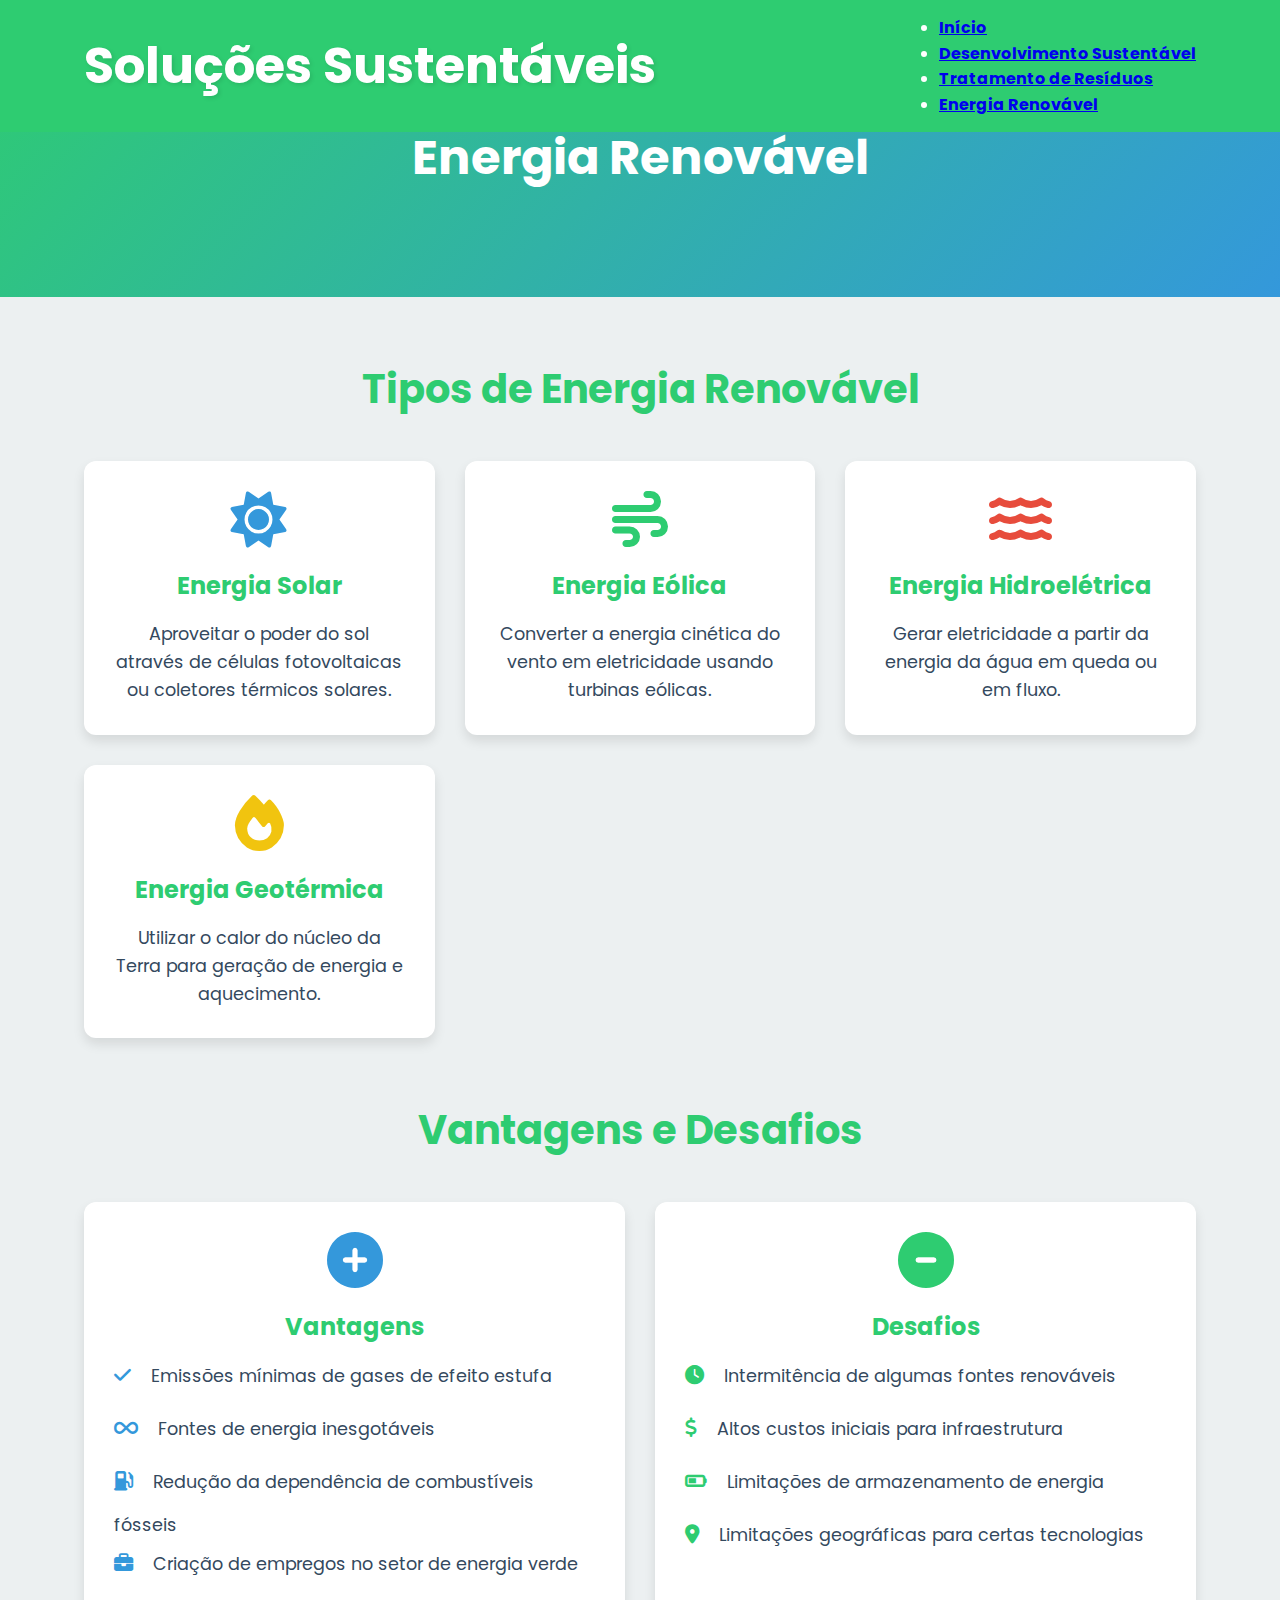
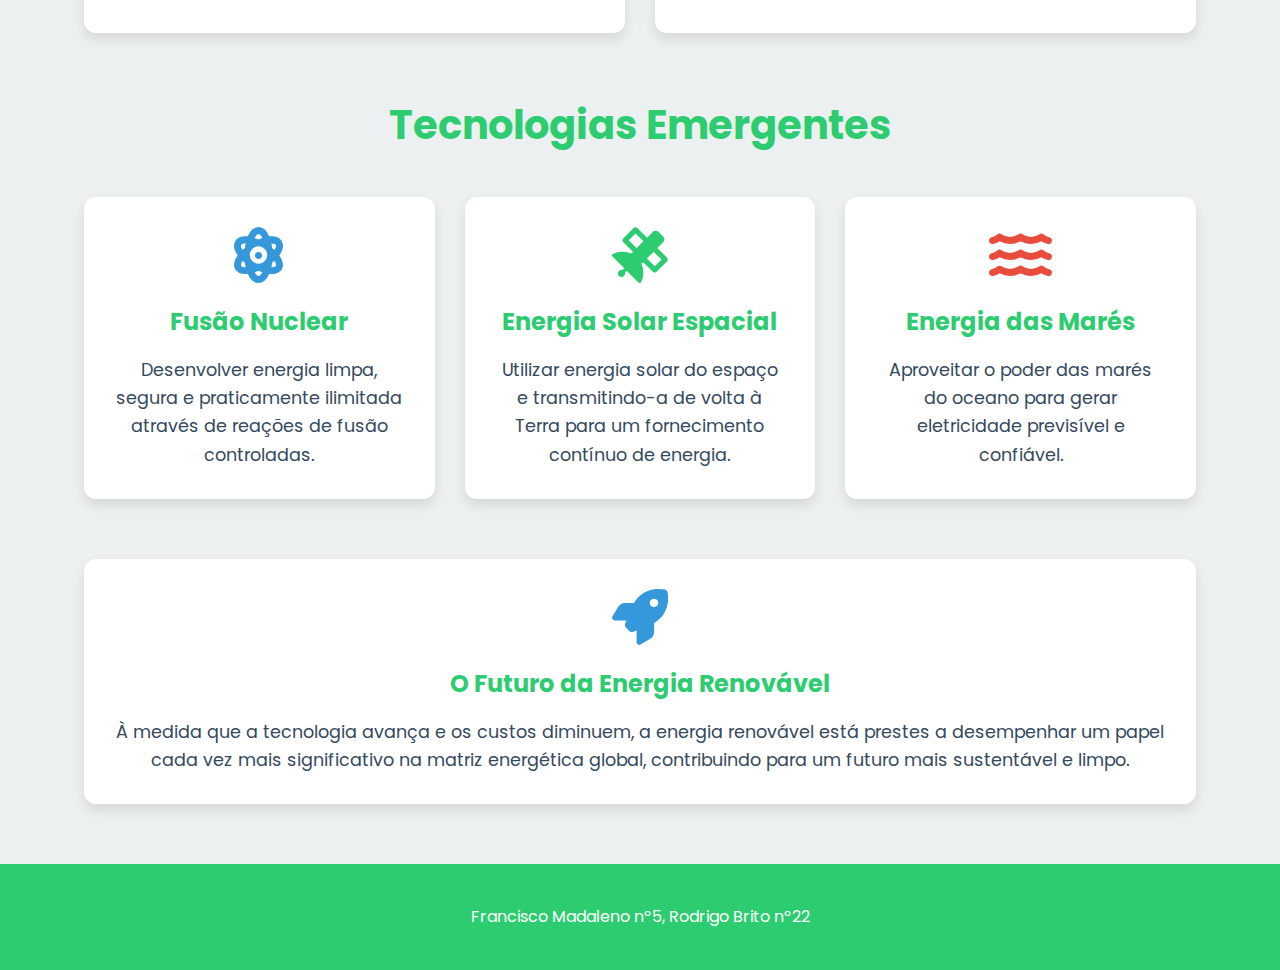
<file: renewable-energy 1.html>
<!DOCTYPE html>
<html lang="pt">
<head>
    <meta charset="UTF-8">
    <meta name="viewport" content="width=device-width, initial-scale=1.0">
    <title>Energia Renovável</title>
    <link rel="stylesheet" href="styles.css">
    <link rel="stylesheet" href="https://cdnjs.cloudflare.com/ajax/libs/font-awesome/6.1.1/css/all.min.css">
</head>
<body>
    <div id="loading-screen">
        <div class="loader"></div>
    </div>

    <header>
        <div class="container">
            <nav>
                <div class="logo">Soluções Sustentáveis</div>
                <ul>
                    <li><a href="index.html">Início</a></li>
                    <li><a href="sustainable-development.html">Desenvolvimento Sustentável</a></li>
                    <li><a href="waste-treatment.html">Tratamento de Resíduos</a></li>
                    <li><a href="renewable-energy.html">Energia Renovável</a></li>
                </ul>
            </nav>
        </div>
    </header>

    <main id="main-content">
        <section class="hero">
            <div class="container">
                <h1>Energia Renovável</h1>
            </div>
        </section>

        <section class="content">
            <div class="container">
                <h2 class="section-heading">Tipos de Energia Renovável</h2>
                <div class="card-grid">
                    <div class="card">
                        <i class="fas fa-sun fa-3x"></i>
                        <h3>Energia Solar</h3>
                        <p>Aproveitar o poder do sol através de células fotovoltaicas ou coletores térmicos solares.</p>
                    </div>
                    <div class="card">
                        <i class="fas fa-wind fa-3x"></i>
                        <h3>Energia Eólica</h3>
                        <p>Converter a energia cinética do vento em eletricidade usando turbinas eólicas.</p>
                    </div>
                    <div class="card">
                        <i class="fas fa-water fa-3x"></i>
                        <h3>Energia Hidroelétrica</h3>
                        <p>Gerar eletricidade a partir da energia da água em queda ou em fluxo.</p>
                    </div>
                    <div class="card">
                        <i class="fas fa-fire fa-3x"></i>
                        <h3>Energia Geotérmica</h3>
                        <p>Utilizar o calor do núcleo da Terra para geração de energia e aquecimento.</p>
                    </div>
                </div>

                <h2 class="section-heading">Vantagens e Desafios</h2>
                <div class="card-grid">
                    <div class="card">
                        <i class="fas fa-plus-circle fa-3x"></i>
                        <h2>Vantagens</h2>
                        <ul>
                            <li><i class="fas fa-check"></i> Emissões mínimas de gases de efeito estufa</li>
                            <li><i class="fas fa-infinity"></i> Fontes de energia inesgotáveis</li>
                            <li><i class="fas fa-gas-pump"></i> Redução da dependência de combustíveis fósseis</li>
                            <li><i class="fas fa-briefcase"></i> Criação de empregos no setor de energia verde</li>
                        </ul>
                    </div>

                    <div class="card">
                        <i class="fas fa-minus-circle fa-3x"></i>
                        <h2>Desafios</h2>
                        <ul>
                            <li><i class="fas fa-clock"></i> Intermitência de algumas fontes renováveis</li>
                            <li><i class="fas fa-dollar-sign"></i> Altos custos iniciais para infraestrutura</li>
                            <li><i class="fas fa-battery-half"></i> Limitações de armazenamento de energia</li>
                            <li><i class="fas fa-map-marker-alt"></i> Limitações geográficas para certas tecnologias</li>
                        </ul>
                    </div>
                </div>

                <h2 class="section-heading">Tecnologias Emergentes</h2>
                <div class="card-grid">
                    <div class="card">
                        <i class="fas fa-atom fa-3x"></i>
                        <h3>Fusão Nuclear</h3>
                        <p>Desenvolver energia limpa, segura e praticamente ilimitada através de reações de fusão controladas.</p>
                    </div>
                    <div class="card">
                        <i class="fas fa-satellite fa-3x"></i>
                        <h3>Energia Solar Espacial</h3>
                        <p>Utilizar energia solar do espaço e transmitindo-a de volta à Terra para um fornecimento contínuo de energia.</p>
                    </div>
                    <div class="card">
                        <i class="fas fa-water fa-3x"></i>
                        <h3>Energia das Marés</h3>
                        <p>Aproveitar o poder das marés do oceano para gerar eletricidade previsível e confiável.</p>
                    </div>
                </div>

                <div class="card">
                    <i class="fas fa-rocket fa-3x"></i>
                    <h2>O Futuro da Energia Renovável</h2>
                    <p>À medida que a tecnologia avança e os custos diminuem, a energia renovável está prestes a desempenhar um papel cada vez mais significativo na matriz energética global, contribuindo para um futuro mais sustentável e limpo.</p>
                </div>
            </div>
        </section>
    </main>

    <footer>
        <div class="container">
            <p>Francisco Madaleno nº5, Rodrigo Brito nº22</p>
        </div>
    </footer>

    <script src="script.js"></script>
</body>
</html>
</file>
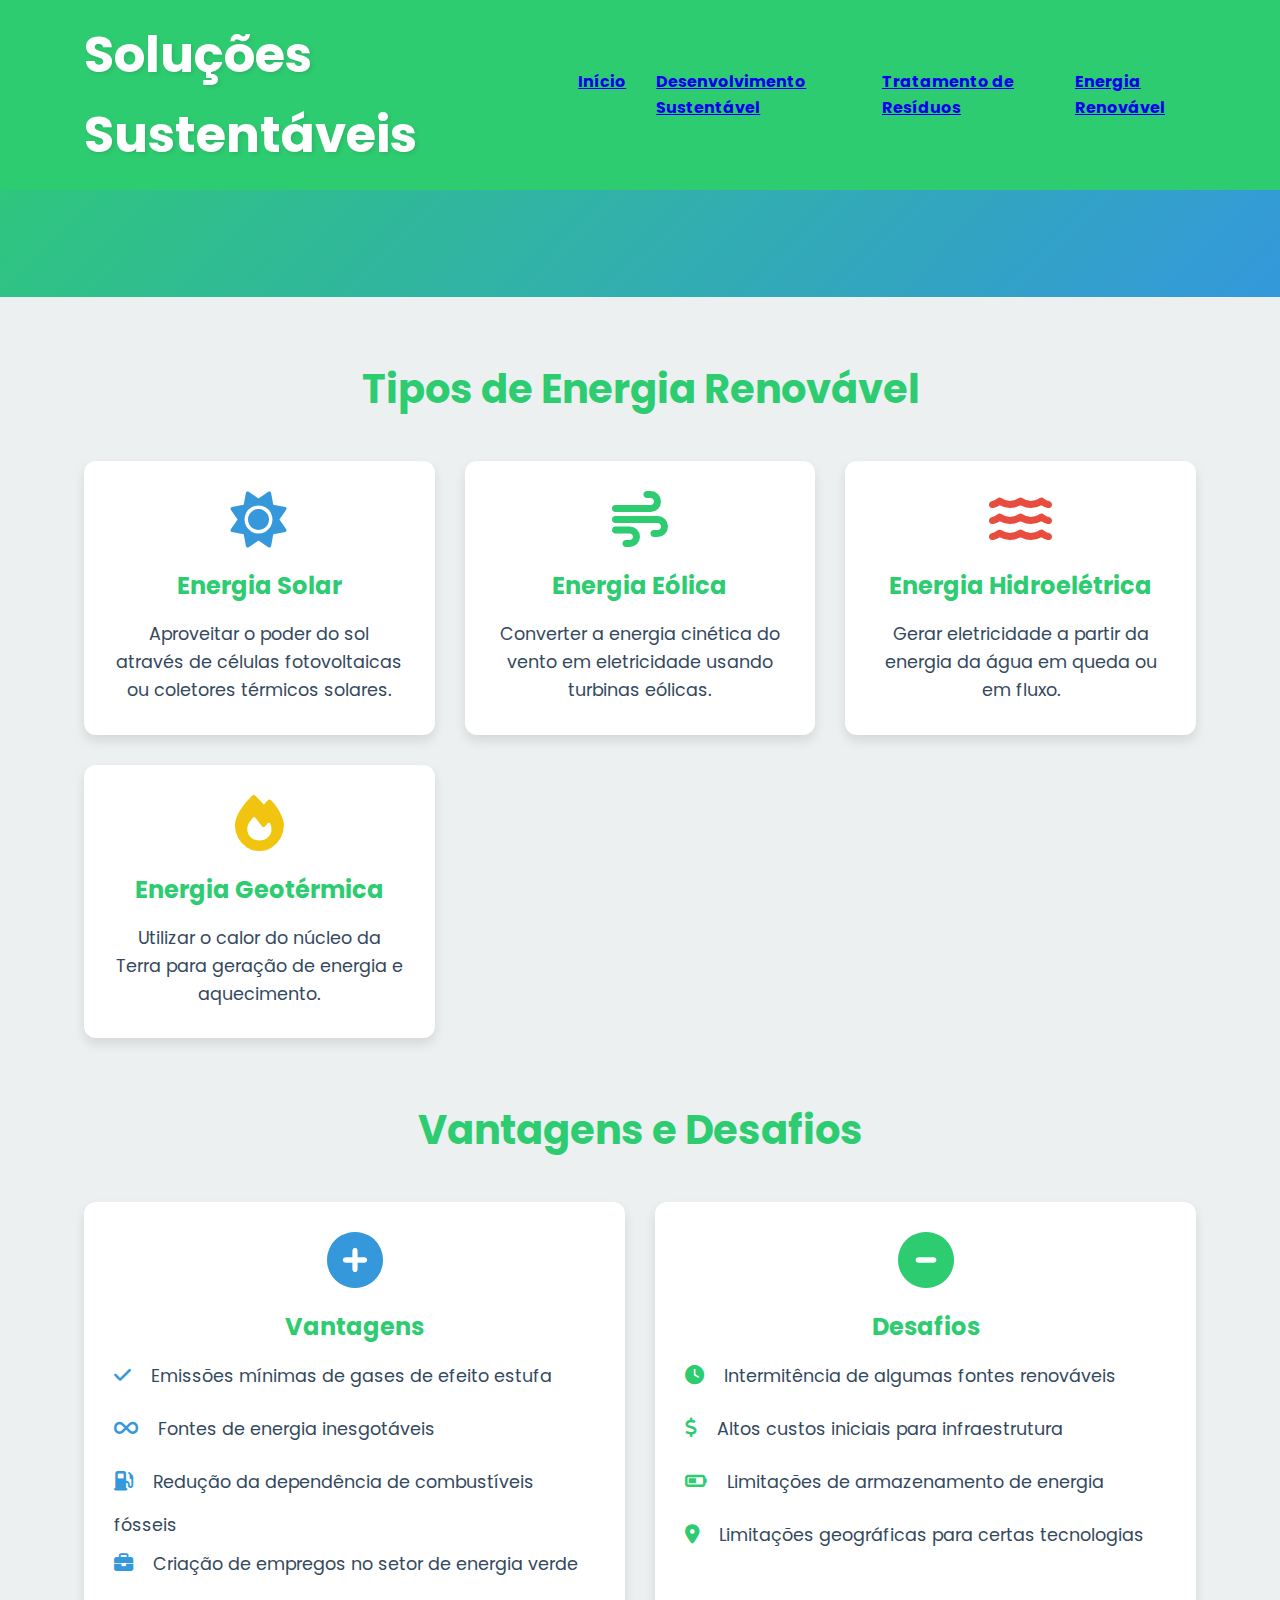
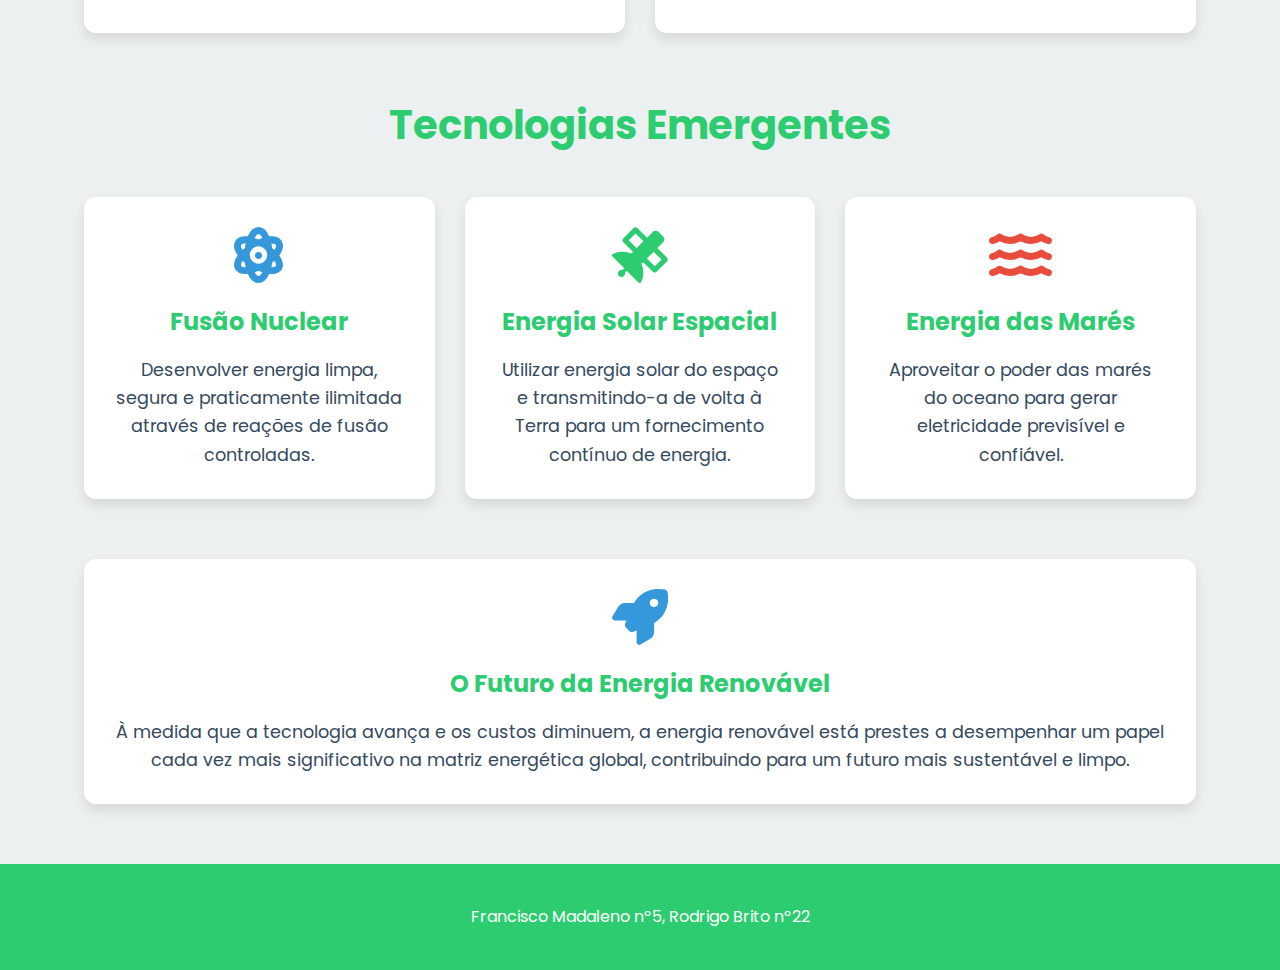
<file: renewable-energy.html>
<!DOCTYPE html>
<html lang="pt">
<head>
    <meta charset="UTF-8">
    <meta name="viewport" content="width=device-width, initial-scale=1.0">
    <title>Energia Renovável</title>
    <link rel="stylesheet" href="styles.css">
    <link rel="stylesheet" href="https://cdnjs.cloudflare.com/ajax/libs/font-awesome/6.1.1/css/all.min.css">
</head>
<body>
    <div id="loading-screen">
        <div class="loader"></div>
    </div>

    <header>
        <div class="container">
            <nav>
                <div class="logo">Soluções Sustentáveis</div>
                <div class="hamburger">
                    <div class="bar"></div>
                    <div class="bar"></div>
                    <div class="bar"></div>
                </div>
                <ul class="nav-links">
                    <li><a href="index.html">Início</a></li>
                    <li><a href="sustainable-development.html">Desenvolvimento Sustentável</a></li>
                    <li><a href="waste-treatment.html">Tratamento de Resíduos</a></li>
                    <li><a href="renewable-energy.html">Energia Renovável</a></li>
                </ul>
            </nav>
        </div>
    </header>

    <main id="main-content">
        <section class="hero">
            <div class="container">
                <h1>Energia Renovável</h1>
            </div>
        </section>

        <section class="content">
            <div class="container">
                <h2 class="section-heading">Tipos de Energia Renovável</h2>
                <div class="card-grid">
                    <div class="card">
                        <i class="fas fa-sun fa-3x"></i>
                        <h3>Energia Solar</h3>
                        <p>Aproveitar o poder do sol através de células fotovoltaicas ou coletores térmicos solares.</p>
                    </div>
                    <div class="card">
                        <i class="fas fa-wind fa-3x"></i>
                        <h3>Energia Eólica</h3>
                        <p>Converter a energia cinética do vento em eletricidade usando turbinas eólicas.</p>
                    </div>
                    <div class="card">
                        <i class="fas fa-water fa-3x"></i>
                        <h3>Energia Hidroelétrica</h3>
                        <p>Gerar eletricidade a partir da energia da água em queda ou em fluxo.</p>
                    </div>
                    <div class="card">
                        <i class="fas fa-fire fa-3x"></i>
                        <h3>Energia Geotérmica</h3>
                        <p>Utilizar o calor do núcleo da Terra para geração de energia e aquecimento.</p>
                    </div>
                </div>

                <h2 class="section-heading">Vantagens e Desafios</h2>
                <div class="card-grid">
                    <div class="card">
                        <i class="fas fa-plus-circle fa-3x"></i>
                        <h2>Vantagens</h2>
                        <ul>
                            <li><i class="fas fa-check"></i> Emissões mínimas de gases de efeito estufa</li>
                            <li><i class="fas fa-infinity"></i> Fontes de energia inesgotáveis</li>
                            <li><i class="fas fa-gas-pump"></i> Redução da dependência de combustíveis fósseis</li>
                            <li><i class="fas fa-briefcase"></i> Criação de empregos no setor de energia verde</li>
                        </ul>
                    </div>

                    <div class="card">
                        <i class="fas fa-minus-circle fa-3x"></i>
                        <h2>Desafios</h2>
                        <ul>
                            <li><i class="fas fa-clock"></i> Intermitência de algumas fontes renováveis</li>
                            <li><i class="fas fa-dollar-sign"></i> Altos custos iniciais para infraestrutura</li>
                            <li><i class="fas fa-battery-half"></i> Limitações de armazenamento de energia</li>
                            <li><i class="fas fa-map-marker-alt"></i> Limitações geográficas para certas tecnologias</li>
                        </ul>
                    </div>
                </div>

                <h2 class="section-heading">Tecnologias Emergentes</h2>
                <div class="card-grid">
                    <div class="card">
                        <i class="fas fa-atom fa-3x"></i>
                        <h3>Fusão Nuclear</h3>
                        <p>Desenvolver energia limpa, segura e praticamente ilimitada através de reações de fusão controladas.</p>
                    </div>
                    <div class="card">
                        <i class="fas fa-satellite fa-3x"></i>
                        <h3>Energia Solar Espacial</h3>
                        <p>Utilizar energia solar do espaço e transmitindo-a de volta à Terra para um fornecimento contínuo de energia.</p>
                    </div>
                    <div class="card">
                        <i class="fas fa-water fa-3x"></i>
                        <h3>Energia das Marés</h3>
                        <p>Aproveitar o poder das marés do oceano para gerar eletricidade previsível e confiável.</p>
                    </div>
                </div>

                <div class="card">
                    <i class="fas fa-rocket fa-3x"></i>
                    <h2>O Futuro da Energia Renovável</h2>
                    <p>À medida que a tecnologia avança e os custos diminuem, a energia renovável está prestes a desempenhar um papel cada vez mais significativo na matriz energética global, contribuindo para um futuro mais sustentável e limpo.</p>
                </div>
            </div>
        </section>
    </main>

    <footer>
        <div class="container">
            <p>Francisco Madaleno nº5, Rodrigo Brito nº22</p>
        </div>
    </footer>

    <script src="script.js"></script>
</body>
</html>
</file>
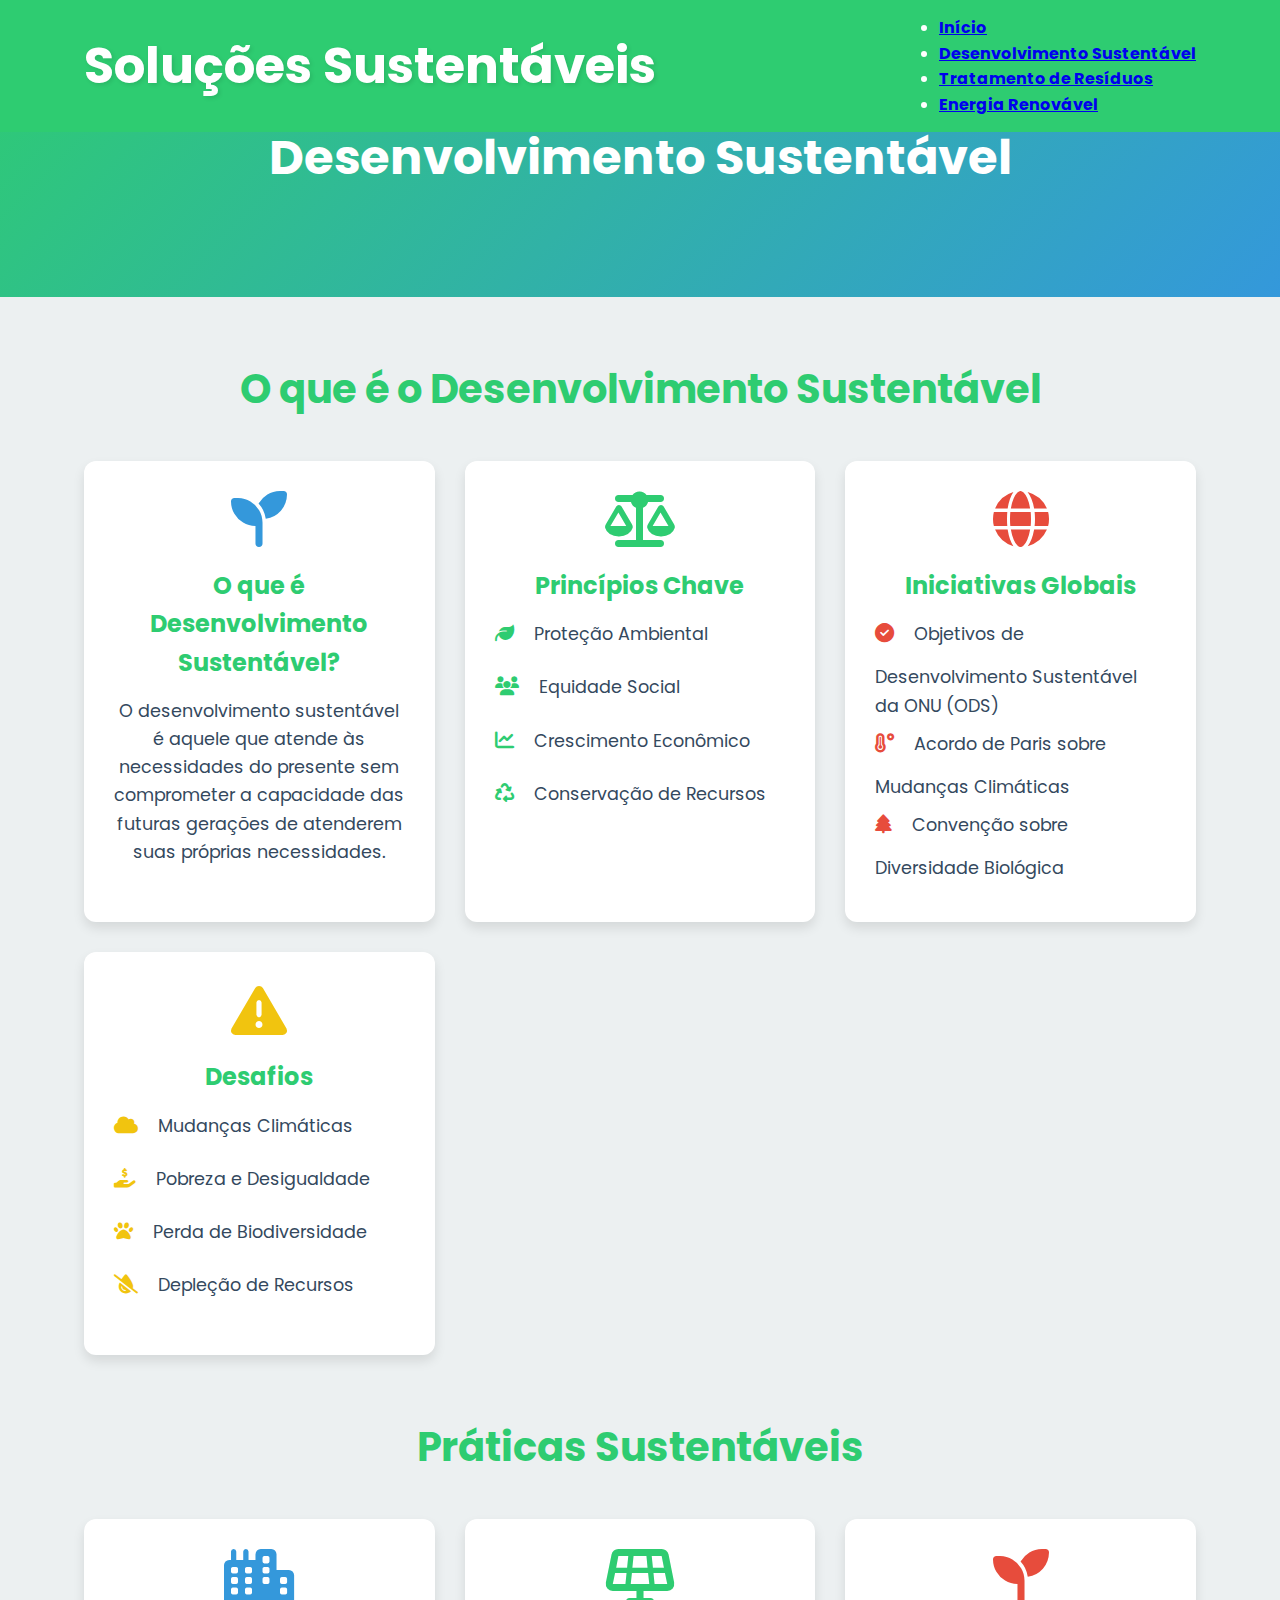
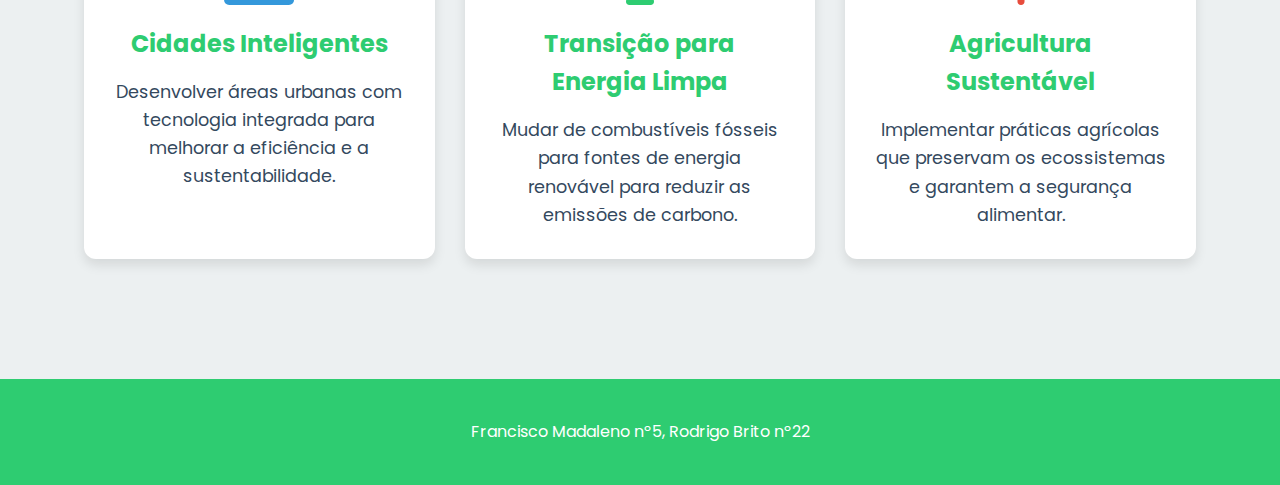
<file: sustainable-development 1.html>
<!DOCTYPE html>
<html lang="pt">
<head>
    <meta charset="UTF-8">
    <meta name="viewport" content="width=device-width, initial-scale=1.0">
    <title>Desenvolvimento Sustentável</title>
    <link rel="stylesheet" href="styles.css">
    <link rel="stylesheet" href="https://cdnjs.cloudflare.com/ajax/libs/font-awesome/6.1.1/css/all.min.css">
</head>
<body>
    <div id="loading-screen">
        <div class="loader"></div>
    </div>

    <header>
        <div class="container">
            <nav>
                <div class="logo">Soluções Sustentáveis</div>
                <ul>
                    <li><a href="index.html">Início</a></li>
                    <li><a href="sustainable-development.html">Desenvolvimento Sustentável</a></li>
                    <li><a href="waste-treatment.html">Tratamento de Resíduos</a></li>
                    <li><a href="renewable-energy.html">Energia Renovável</a></li>
                </ul>
            </nav>
        </div>
    </header>

    <main id="main-content">
        <section class="hero">
            <div class="container">
                <h1>Desenvolvimento Sustentável</h1>
            </div>
        </section>

        <section class="content">
            <div class="container">
                <h2 class="section-heading">O que é o Desenvolvimento Sustentável</h2>
                <div class="card-grid">
                    <div class="card">
                        <i class="fas fa-seedling fa-3x"></i>
                        <h2>O que é Desenvolvimento Sustentável?</h2>
                        <p>O desenvolvimento sustentável é aquele que atende às necessidades do presente sem comprometer a capacidade das futuras gerações de atenderem suas próprias necessidades.</p>
                    </div>

                    <div class="card">
                        <i class="fas fa-balance-scale fa-3x"></i>
                        <h2>Princípios Chave</h2>
                        <ul>
                            <li><i class="fas fa-leaf"></i> Proteção Ambiental</li>
                            <li><i class="fas fa-users"></i> Equidade Social</li>
                            <li><i class="fas fa-chart-line"></i> Crescimento Econômico</li>
                            <li><i class="fas fa-recycle"></i> Conservação de Recursos</li>
                        </ul>
                    </div>

                    <div class="card">
                        <i class="fas fa-globe fa-3x"></i>
                        <h2>Iniciativas Globais</h2>
                        <ul>
                            <li><i class="fas fa-check-circle"></i> Objetivos de Desenvolvimento Sustentável da ONU (ODS)</li>
                            <li><i class="fas fa-temperature-high"></i> Acordo de Paris sobre Mudanças Climáticas</li>
                            <li><i class="fas fa-tree"></i> Convenção sobre Diversidade Biológica</li>
                        </ul>
                    </div>

                    <div class="card">
                        <i class="fas fa-exclamation-triangle fa-3x"></i>
                        <h2>Desafios</h2>
                        <ul>
                            <li><i class="fas fa-cloud"></i> Mudanças Climáticas</li>
                            <li><i class="fas fa-hand-holding-usd"></i> Pobreza e Desigualdade</li>
                            <li><i class="fas fa-paw"></i> Perda de Biodiversidade</li>
                            <li><i class="fas fa-tint-slash"></i> Depleção de Recursos</li>
                        </ul>
                    </div>
                </div>
                
                <h2 class="section-heading">Práticas Sustentáveis</h2>
                <div class="card-grid">
                    <div class="card">
                        <i class="fas fa-city fa-3x"></i>
                        <h3>Cidades Inteligentes</h3>
                        <p>Desenvolver áreas urbanas com tecnologia integrada para melhorar a eficiência e a sustentabilidade.</p>
                    </div>
                    <div class="card">
                        <i class="fas fa-solar-panel fa-3x"></i>
                        <h3>Transição para Energia Limpa</h3>
                        <p>Mudar de combustíveis fósseis para fontes de energia renovável para reduzir as emissões de carbono.</p>
                    </div>
                    <div class="card">
                        <i class="fas fa-seedling fa-3x"></i>
                        <h3>Agricultura Sustentável</h3>
                        <p>Implementar práticas agrícolas que preservam os ecossistemas e garantem a segurança alimentar.</p>
                    </div>
                </div>
            </div>
        </section>
    </main>

    <footer>
        <div class="container">
            <p>Francisco Madaleno nº5, Rodrigo Brito nº22</p>
        </div>
    </footer>

    <script src="script.js"></script>
</body>
</html>
</file>
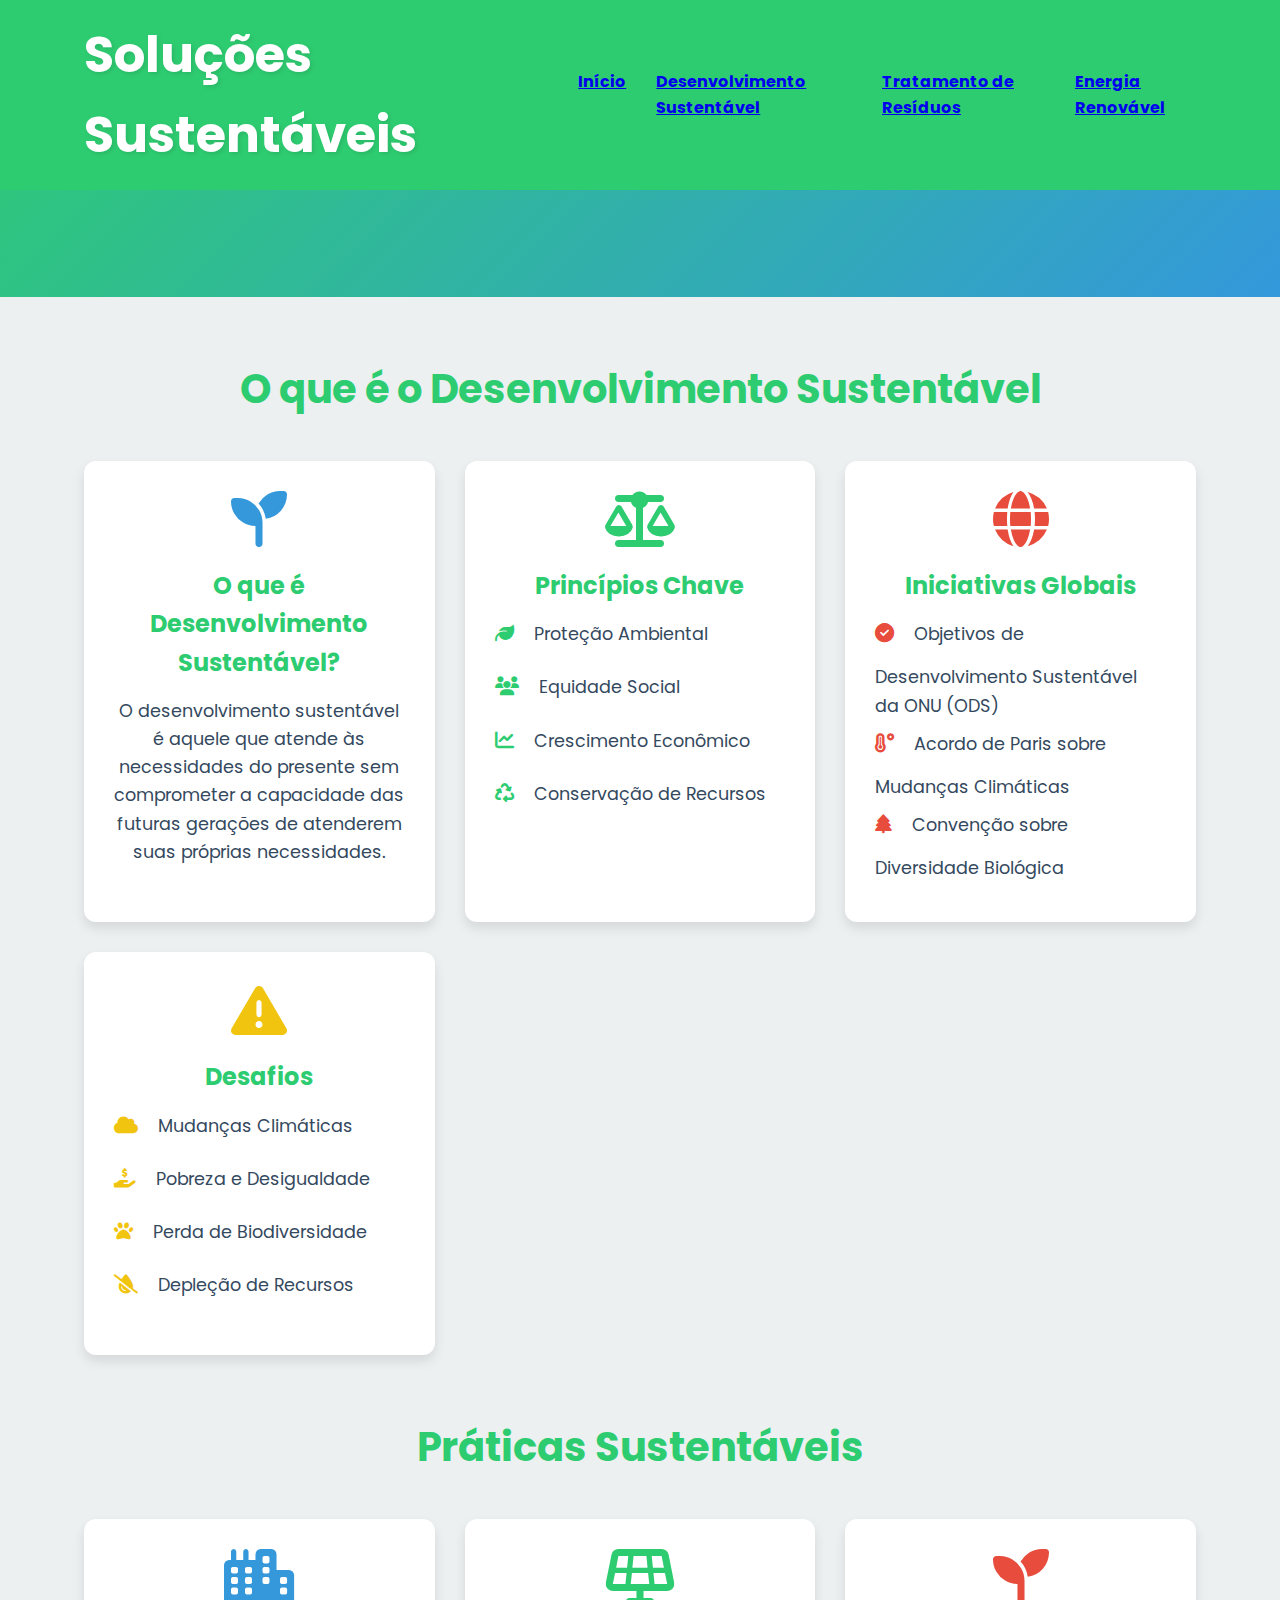
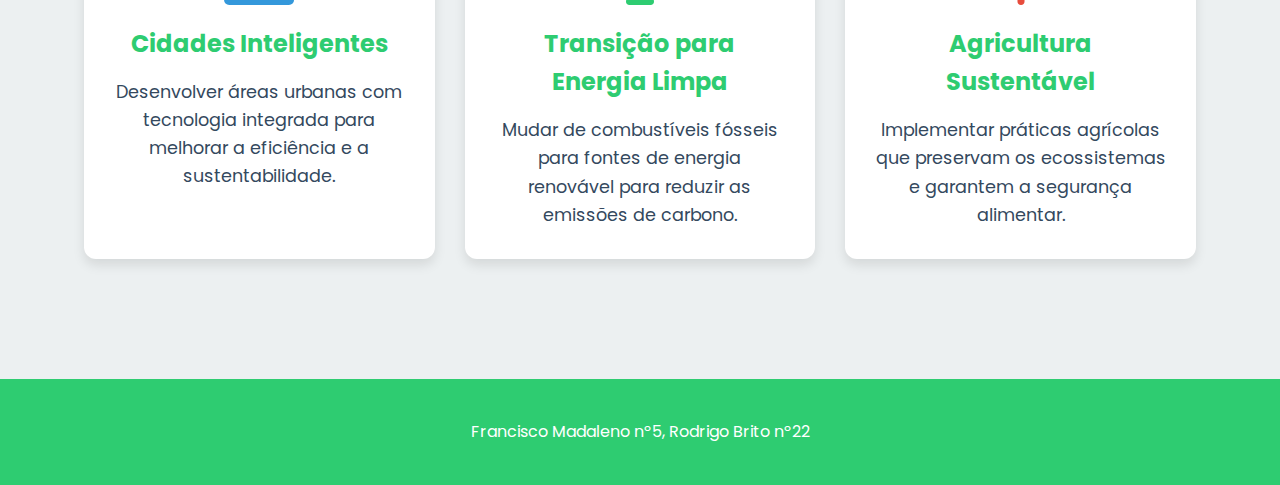
<file: sustainable-development.html>
<!DOCTYPE html>
<html lang="pt">
<head>
    <meta charset="UTF-8">
    <meta name="viewport" content="width=device-width, initial-scale=1.0">
    <title>Desenvolvimento Sustentável</title>
    <link rel="stylesheet" href="styles.css">
    <link rel="stylesheet" href="https://cdnjs.cloudflare.com/ajax/libs/font-awesome/6.1.1/css/all.min.css">
</head>
<body>
    <div id="loading-screen">
        <div class="loader"></div>
    </div>

    <header>
        <div class="container">
            <nav>
                <div class="logo">Soluções Sustentáveis</div>
                <div class="hamburger">
                    <div class="bar"></div>
                    <div class="bar"></div>
                    <div class="bar"></div>
                </div>
                <ul class="nav-links">
                    <li><a href="index.html">Início</a></li>
                    <li><a href="sustainable-development.html">Desenvolvimento Sustentável</a></li>
                    <li><a href="waste-treatment.html">Tratamento de Resíduos</a></li>
                    <li><a href="renewable-energy.html">Energia Renovável</a></li>
                </ul>
            </nav>
        </div>
    </header>

    <main id="main-content">
        <section class="hero">
            <div class="container">
                <h1>Desenvolvimento Sustentável</h1>
            </div>
        </section>

        <section class="content">
            <div class="container">
                <h2 class="section-heading">O que é o Desenvolvimento Sustentável</h2>
                <div class="card-grid">
                    <div class="card">
                        <i class="fas fa-seedling fa-3x"></i>
                        <h2>O que é Desenvolvimento Sustentável?</h2>
                        <p>O desenvolvimento sustentável é aquele que atende às necessidades do presente sem comprometer a capacidade das futuras gerações de atenderem suas próprias necessidades.</p>
                    </div>

                    <div class="card">
                        <i class="fas fa-balance-scale fa-3x"></i>
                        <h2>Princípios Chave</h2>
                        <ul>
                            <li><i class="fas fa-leaf"></i> Proteção Ambiental</li>
                            <li><i class="fas fa-users"></i> Equidade Social</li>
                            <li><i class="fas fa-chart-line"></i> Crescimento Econômico</li>
                            <li><i class="fas fa-recycle"></i> Conservação de Recursos</li>
                        </ul>
                    </div>

                    <div class="card">
                        <i class="fas fa-globe fa-3x"></i>
                        <h2>Iniciativas Globais</h2>
                        <ul>
                            <li><i class="fas fa-check-circle"></i> Objetivos de Desenvolvimento Sustentável da ONU (ODS)</li>
                            <li><i class="fas fa-temperature-high"></i> Acordo de Paris sobre Mudanças Climáticas</li>
                            <li><i class="fas fa-tree"></i> Convenção sobre Diversidade Biológica</li>
                        </ul>
                    </div>

                    <div class="card">
                        <i class="fas fa-exclamation-triangle fa-3x"></i>
                        <h2>Desafios</h2>
                        <ul>
                            <li><i class="fas fa-cloud"></i> Mudanças Climáticas</li>
                            <li><i class="fas fa-hand-holding-usd"></i> Pobreza e Desigualdade</li>
                            <li><i class="fas fa-paw"></i> Perda de Biodiversidade</li>
                            <li><i class="fas fa-tint-slash"></i> Depleção de Recursos</li>
                        </ul>
                    </div>
                </div>
                
                <h2 class="section-heading">Práticas Sustentáveis</h2>
                <div class="card-grid">
                    <div class="card">
                        <i class="fas fa-city fa-3x"></i>
                        <h3>Cidades Inteligentes</h3>
                        <p>Desenvolver áreas urbanas com tecnologia integrada para melhorar a eficiência e a sustentabilidade.</p>
                    </div>
                    <div class="card">
                        <i class="fas fa-solar-panel fa-3x"></i>
                        <h3>Transição para Energia Limpa</h3>
                        <p>Mudar de combustíveis fósseis para fontes de energia renovável para reduzir as emissões de carbono.</p>
                    </div>
                    <div class="card">
                        <i class="fas fa-seedling fa-3x"></i>
                        <h3>Agricultura Sustentável</h3>
                        <p>Implementar práticas agrícolas que preservam os ecossistemas e garantem a segurança alimentar.</p>
                    </div>
                </div>
            </div>
        </section>
    </main>

    <footer>
        <div class="container">
            <p>Francisco Madaleno nº5, Rodrigo Brito nº22</p>
        </div>
    </footer>

    <script src="script.js"></script>
</body>
</html>
</file>
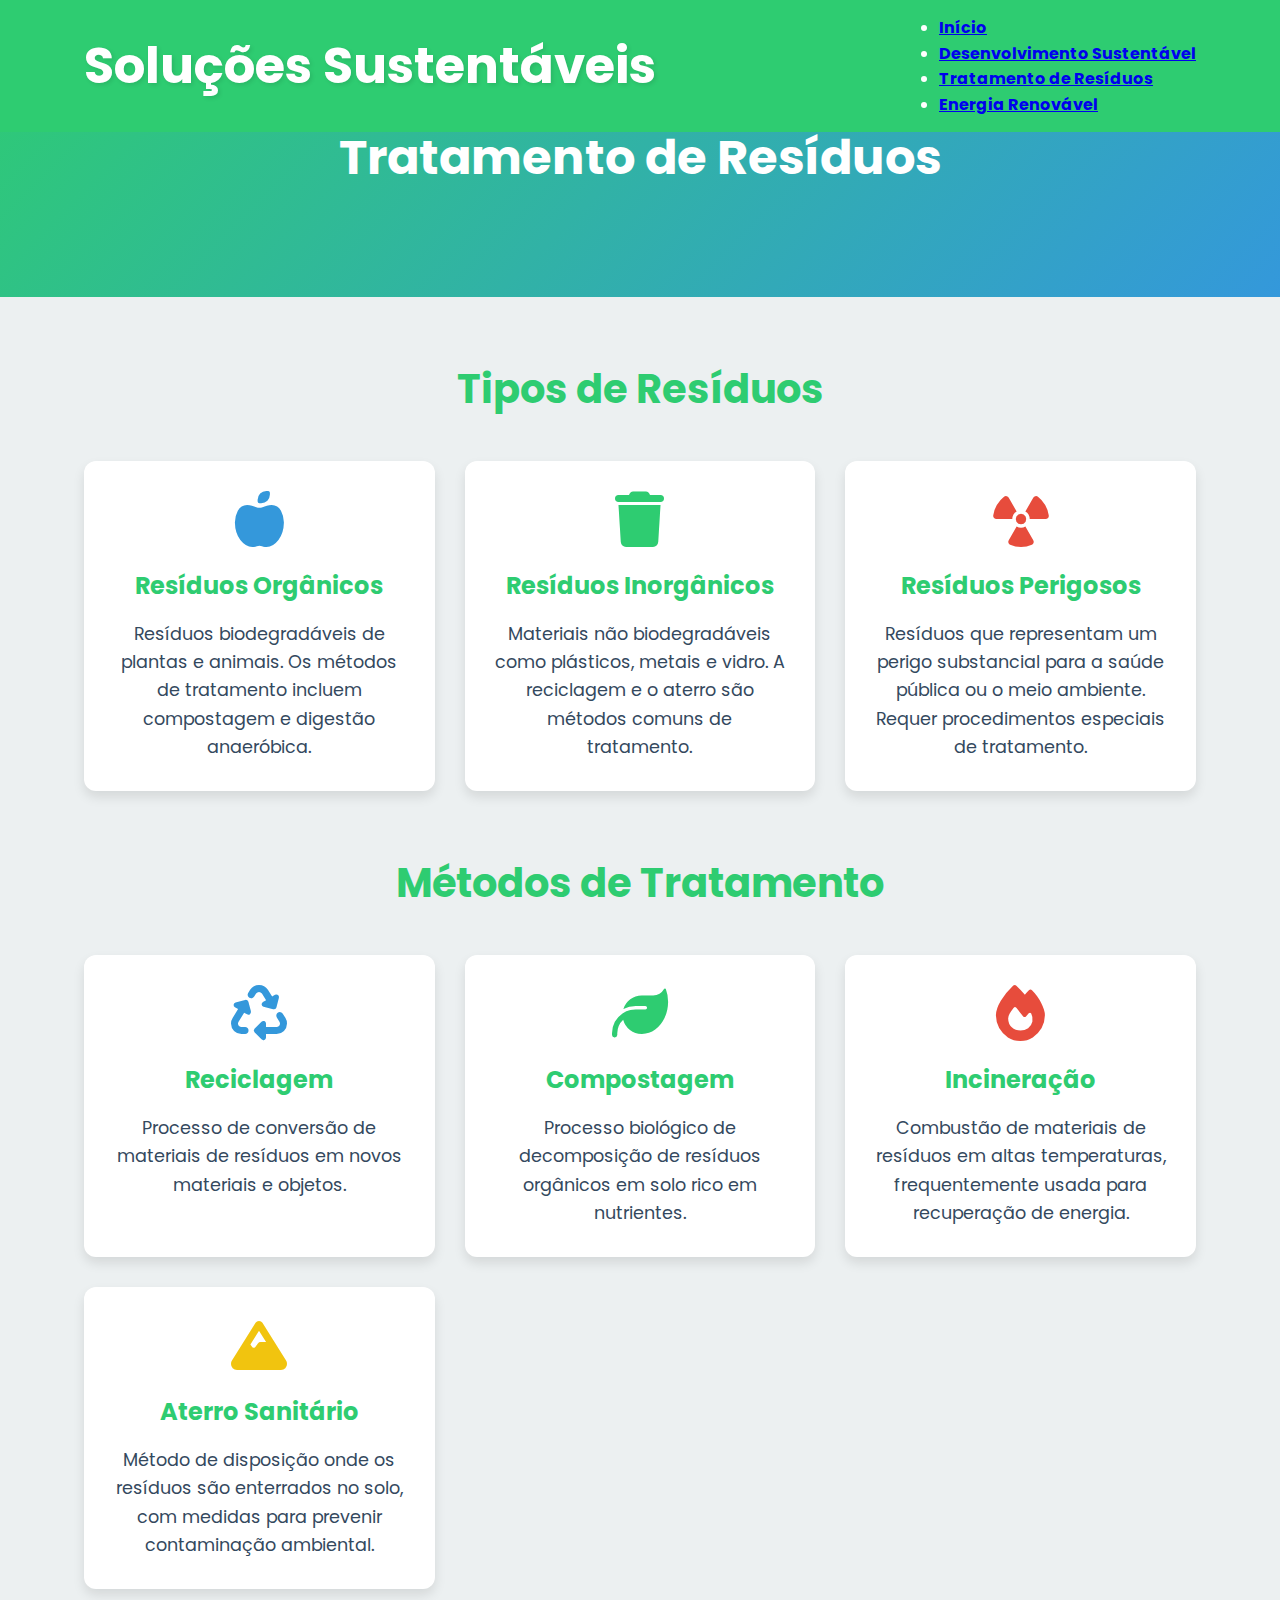
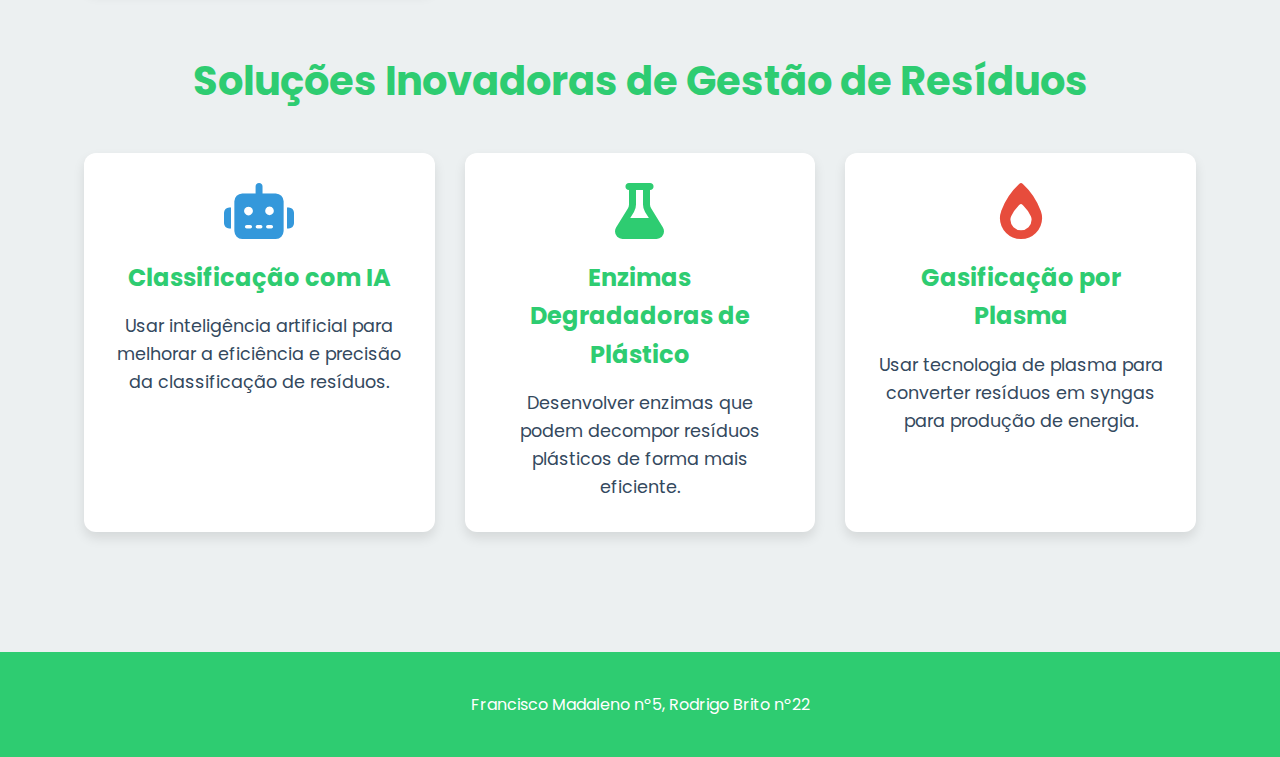
<file: waste-treatment 1.html>
<!DOCTYPE html>
<html lang="pt">
<head>
    <meta charset="UTF-8">
    <meta name="viewport" content="width=device-width, initial-scale=1.0">
    <title>Tratamento de Resíduos</title>
    <link rel="stylesheet" href="styles.css">
    <link rel="stylesheet" href="https://cdnjs.cloudflare.com/ajax/libs/font-awesome/6.1.1/css/all.min.css">
</head>
<body>
    <div id="loading-screen">
        <div class="loader"></div>
    </div>

    <header>
        <div class="container">
            <nav>
                <div class="logo">Soluções Sustentáveis</div>
                <ul>
                    <li><a href="index.html">Início</a></li>
                    <li><a href="sustainable-development.html">Desenvolvimento Sustentável</a></li>
                    <li><a href="waste-treatment.html">Tratamento de Resíduos</a></li>
                    <li><a href="renewable-energy.html">Energia Renovável</a></li>
                </ul>
            </nav>
        </div>
    </header>

    <main id="main-content">
        <section class="hero">
            <div class="container">
                <h1>Tratamento de Resíduos</h1>
            </div>
        </section>

        <section class="content">
            <div class="container">
                <h2 class="section-heading">Tipos de Resíduos</h2>
                <div class="card-grid">
                    <div class="card">
                        <i class="fas fa-apple-alt fa-3x"></i>
                        <h3>Resíduos Orgânicos</h3>
                        <p>Resíduos biodegradáveis de plantas e animais. Os métodos de tratamento incluem compostagem e digestão anaeróbica.</p>
                    </div>
                    <div class="card">
                        <i class="fas fa-trash fa-3x"></i>
                        <h3>Resíduos Inorgânicos</h3>
                        <p>Materiais não biodegradáveis como plásticos, metais e vidro. A reciclagem e o aterro são métodos comuns de tratamento.</p>
                    </div>
                    <div class="card">
                        <i class="fas fa-radiation fa-3x"></i>
                        <h3>Resíduos Perigosos</h3>
                        <p>Resíduos que representam um perigo substancial para a saúde pública ou o meio ambiente. Requer procedimentos especiais de tratamento.</p>
                    </div>
                </div>

                <h2 class="section-heading">Métodos de Tratamento</h2>
                <div class="card-grid">
                    <div class="card">
                        <i class="fas fa-recycle fa-3x"></i>
                        <h3>Reciclagem</h3>
                        <p>Processo de conversão de materiais de resíduos em novos materiais e objetos.</p>
                    </div>
                    <div class="card">
                        <i class="fas fa-leaf fa-3x"></i>
                        <h3>Compostagem</h3>
                        <p>Processo biológico de decomposição de resíduos orgânicos em solo rico em nutrientes.</p>
                    </div>
                    <div class="card">
                        <i class="fas fa-fire fa-3x"></i>
                        <h3>Incineração</h3>
                        <p>Combustão de materiais de resíduos em altas temperaturas, frequentemente usada para recuperação de energia.</p>
                    </div>
                    <div class="card">
                        <i class="fas fa-mountain fa-3x"></i>
                        <h3>Aterro Sanitário</h3>
                        <p>Método de disposição onde os resíduos são enterrados no solo, com medidas para prevenir contaminação ambiental.</p>
                    </div>
                </div>
                
                <h2 class="section-heading">Soluções Inovadoras de Gestão de Resíduos</h2>
                <div class="card-grid">
                    <div class="card">
                        <i class="fas fa-robot fa-3x"></i>
                        <h3>Classificação com IA</h3>
                        <p>Usar inteligência artificial para melhorar a eficiência e precisão da classificação de resíduos.</p>
                    </div>
                    <div class="card">
                        <i class="fas fa-flask fa-3x"></i>
                        <h3>Enzimas Degradadoras de Plástico</h3>
                        <p>Desenvolver enzimas que podem decompor resíduos plásticos de forma mais eficiente.</p>
                    </div>
                    <div class="card">
                        <i class="fas fa-burn fa-3x"></i>
                        <h3>Gasificação por Plasma</h3>
                        <p>Usar tecnologia de plasma para converter resíduos em syngas para produção de energia.</p>
                    </div>
                </div>
            </div>
        </section>
    </main>

    <footer>
        <div class="container">
            <p>Francisco Madaleno nº5, Rodrigo Brito nº22</p>
        </div>
    </footer>

    <script src="script.js"></script>
</body>
</html>
</file>
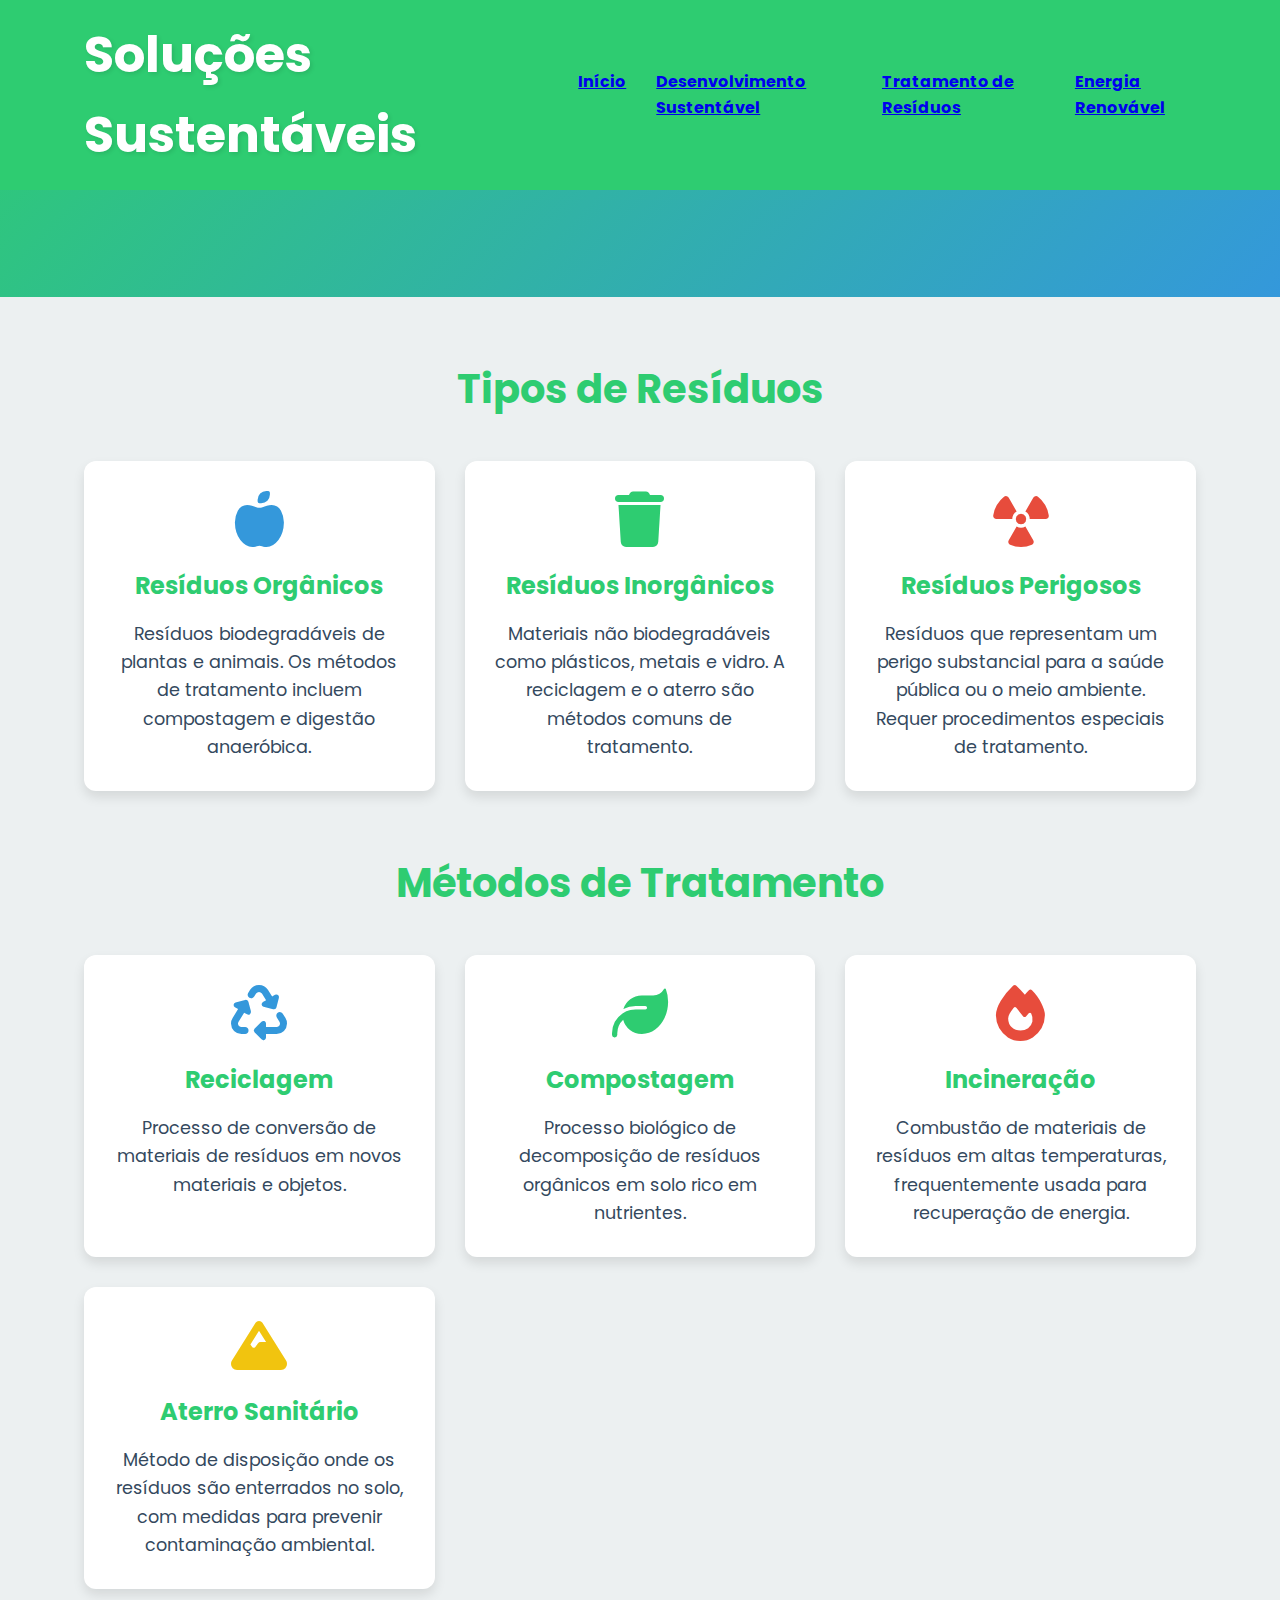
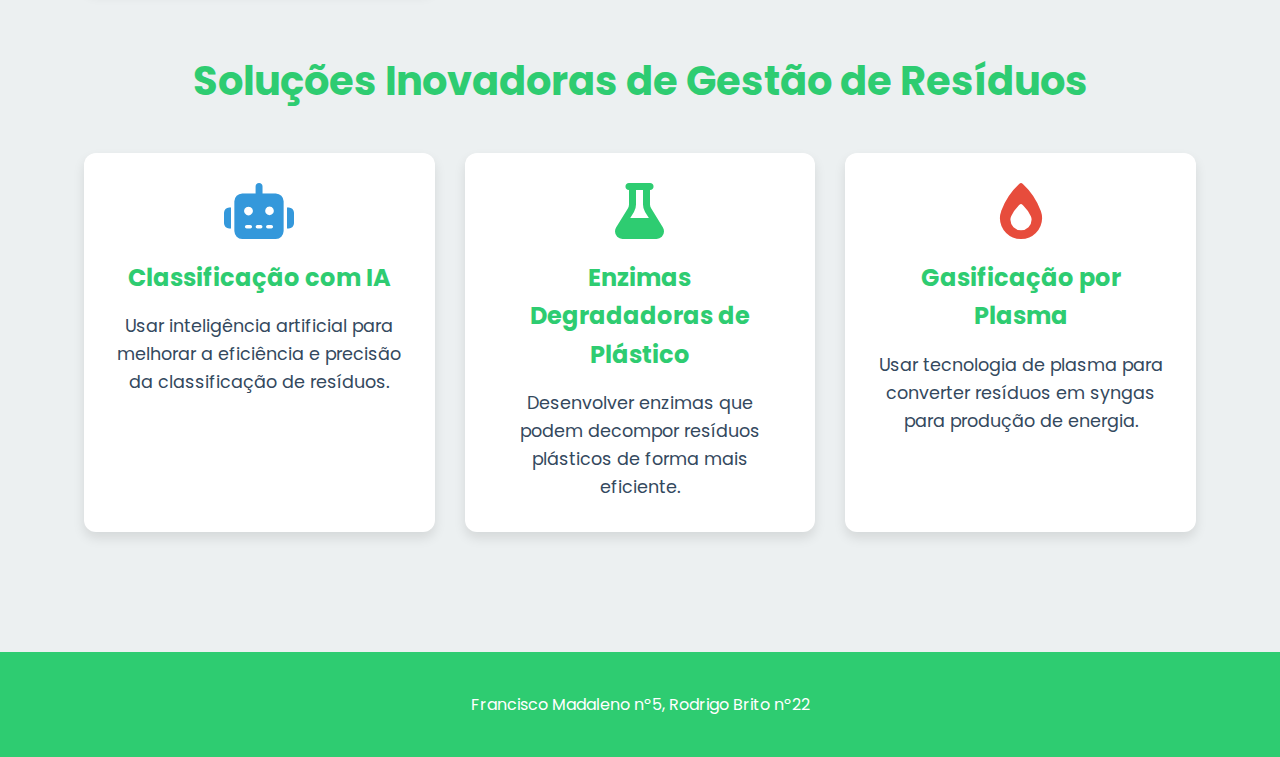
<file: waste-treatment.html>
<!DOCTYPE html>
<html lang="pt">
<head>
    <meta charset="UTF-8">
    <meta name="viewport" content="width=device-width, initial-scale=1.0">
    <title>Tratamento de Resíduos</title>
    <link rel="stylesheet" href="styles.css">
    <link rel="stylesheet" href="https://cdnjs.cloudflare.com/ajax/libs/font-awesome/6.1.1/css/all.min.css">
</head>
<body>
    <div id="loading-screen">
        <div class="loader"></div>
    </div>

    <header>
        <div class="container">
            <nav>
                <div class="logo">Soluções Sustentáveis</div>
                <div class="hamburger">
                    <div class="bar"></div>
                    <div class="bar"></div>
                    <div class="bar"></div>
                </div>
                <ul class="nav-links">
                    <li><a href="index.html">Início</a></li>
                    <li><a href="sustainable-development.html">Desenvolvimento Sustentável</a></li>
                    <li><a href="waste-treatment.html">Tratamento de Resíduos</a></li>
                    <li><a href="renewable-energy.html">Energia Renovável</a></li>
                </ul>
            </nav>
        </div>
    </header>

    <main id="main-content">
        <section class="hero">
            <div class="container">
                <h1>Tratamento de Resíduos</h1>
            </div>
        </section>

        <section class="content">
            <div class="container">
                <h2 class="section-heading">Tipos de Resíduos</h2>
                <div class="card-grid">
                    <div class="card">
                        <i class="fas fa-apple-alt fa-3x"></i>
                        <h3>Resíduos Orgânicos</h3>
                        <p>Resíduos biodegradáveis de plantas e animais. Os métodos de tratamento incluem compostagem e digestão anaeróbica.</p>
                    </div>
                    <div class="card">
                        <i class="fas fa-trash fa-3x"></i>
                        <h3>Resíduos Inorgânicos</h3>
                        <p>Materiais não biodegradáveis como plásticos, metais e vidro. A reciclagem e o aterro são métodos comuns de tratamento.</p>
                    </div>
                    <div class="card">
                        <i class="fas fa-radiation fa-3x"></i>
                        <h3>Resíduos Perigosos</h3>
                        <p>Resíduos que representam um perigo substancial para a saúde pública ou o meio ambiente. Requer procedimentos especiais de tratamento.</p>
                    </div>
                </div>

                <h2 class="section-heading">Métodos de Tratamento</h2>
                <div class="card-grid">
                    <div class="card">
                        <i class="fas fa-recycle fa-3x"></i>
                        <h3>Reciclagem</h3>
                        <p>Processo de conversão de materiais de resíduos em novos materiais e objetos.</p>
                    </div>
                    <div class="card">
                        <i class="fas fa-leaf fa-3x"></i>
                        <h3>Compostagem</h3>
                        <p>Processo biológico de decomposição de resíduos orgânicos em solo rico em nutrientes.</p>
                    </div>
                    <div class="card">
                        <i class="fas fa-fire fa-3x"></i>
                        <h3>Incineração</h3>
                        <p>Combustão de materiais de resíduos em altas temperaturas, frequentemente usada para recuperação de energia.</p>
                    </div>
                    <div class="card">
                        <i class="fas fa-mountain fa-3x"></i>
                        <h3>Aterro Sanitário</h3>
                        <p>Método de disposição onde os resíduos são enterrados no solo, com medidas para prevenir contaminação ambiental.</p>
                    </div>
                </div>
                
                <h2 class="section-heading">Soluções Inovadoras de Gestão de Resíduos</h2>
                <div class="card-grid">
                    <div class="card">
                        <i class="fas fa-robot fa-3x"></i>
                        <h3>Classificação com IA</h3>
                        <p>Usar inteligência artificial para melhorar a eficiência e precisão da classificação de resíduos.</p>
                    </div>
                    <div class="card">
                        <i class="fas fa-flask fa-3x"></i>
                        <h3>Enzimas Degradadoras de Plástico</h3>
                        <p>Desenvolver enzimas que podem decompor resíduos plásticos de forma mais eficiente.</p>
                    </div>
                    <div class="card">
                        <i class="fas fa-burn fa-3x"></i>
                        <h3>Gasificação por Plasma</h3>
                        <p>Usar tecnologia de plasma para converter resíduos em syngas para produção de energia.</p>
                    </div>
                </div>
            </div>
        </section>
    </main>

    <footer>
        <div class="container">
            <p>Francisco Madaleno nº5, Rodrigo Brito nº22</p>
        </div>
    </footer>

    <script src="script.js"></script>
</body>
</html>
</file>
<file: styles.css>
@import url('https://fonts.googleapis.com/css2?family=Poppins:wght@300;400;600;700&display=swap');

:root {
    --primary-color: #2ecc71; /* Green */
    --secondary-color: #3498db; /* Blue */
    --accent-color: #e74c3c; /* Red */
    --background-color: #ecf0f1; /* Light gray */
    --text-color: #34495e; /* Dark blue */
    --white: #ffffff;
    --icon-blue: #3498db;
    --icon-green: #2ecc71;
    --icon-red: #e74c3c;
    --icon-yellow: #f1c40f;
    --icon-purple: #9b59b6;
    --icon-orange: #e67e22;
}

* {
    margin: 0;
    padding: 0;
    box-sizing: border-box;
}

body {
    font-family: 'Poppins', sans-serif;
    line-height: 1.6;
    color: var(--text-color);
    background-color: var(--background-color);
}

.container {
    width: 90%;
    max-width: 1400px;
    margin: 0 auto;
    padding: 0 20px;
}

/* Loading screen */
#loading-screen {
    position: fixed;
    top: 0;
    left: 0;
    width: 100%;
    height: 100%;
    background-color: #f5f5f5; /* Whitish grey background */
    display: flex;
    justify-content: center;
    align-items: center;
    z-index: 9999;
    transition: opacity 0.25s ease-out, visibility 0.25s ease-out; /* 1/4 second transition */
}

.loader {
    border: 3px solid #e0e0e0;
    border-top: 3px solid var(--primary-color);
    border-radius: 50%;
    width: 40px;
    height: 40px;
    animation: spin 0.75s linear infinite; /* Slightly slower spin */
}

@keyframes spin {
    0% { transform: rotate(0deg); }
    100% { transform: rotate(360deg); }
}

/* Header styles */
header {
    background-color: var(--primary-color);
    position: fixed;
    width: 100%;
    top: 0;
    left: 0;
    z-index: 1000;
}

nav {
    display: flex;
    justify-content: space-between;
    align-items: center;
    padding: 15px 0;
    position: relative;
    text-decoration: none;
    color: white;
    font-weight: 700;
}

.logo {
    font-size: 50px;
    font-weight: 700;
    color: var(--white);
    text-shadow: 2px 2px 4px rgba(0, 0, 0, 0.1);
    transform: none !important;
    transition: none !important;
}

/* Desktop Navigation */
@media screen and (min-width: 1201px) {
    .nav-links {
        display: flex;
        list-style: none;
    }

    .nav-links li {
        margin-left: 30px;
        text-decoration: none;
        color: white;
        font-weight: 700;
    }

    .hamburger {
        display: none;
    }
}

/* Mobile Navigation */
@media screen and (max-width: 1200px) {
    .hamburger {
        display: block;
        cursor: pointer;
        position: absolute;
        right: 20px;
        top: 50%;
        transform: translateY(-50%);
        z-index: 1001;
    }

    .bar {
        display: block;
        width: 25px;
        height: 3px;
        margin: 5px auto;
        background-color: var(--white);
        transition: all 0.3s ease-in-out;
    }

    .hamburger.active .bar:nth-child(2) {
        opacity: 0;
    }

    .hamburger.active .bar:nth-child(1) {
        transform: translateY(8px) rotate(45deg);
    }

    .hamburger.active .bar:nth-child(3) {
        transform: translateY(-8px) rotate(-45deg);
    }

    .nav-links {
        display: none;
        position: fixed;
        left: 0;
        top: 0;
        flex-direction: column;
        background-color: var(--primary-color);
        width: 100%;
        height: 100vh;
        padding-top: 60px;
        text-align: center;
    }

    .nav-links.active {
        display: flex;
    }

    .nav-links li {
        margin: 16px 0;
    }

    .nav-links li a {
        font-size: 1.5rem;
        color: var(--white);
        text-decoration: none;
    }
}

/* Hero section */
.hero {
    background: linear-gradient(135deg, var(--primary-color) 0%, var(--secondary-color) 100%);
    color: var(--white);
    text-align: center;
    padding: 120px 0 80px;
}

.hero h1 {
    font-size: 3rem;
    margin-bottom: 20px;
}

.hero p {
    font-size: 1.2rem;
    max-width: 600px;
    margin: 0 auto;
}

/* Content section */
.content {
    padding: 60px 0;
}

.card-grid {
    display: grid;
    grid-template-columns: repeat(auto-fit, minmax(300px, 1fr));
    gap: 30px;
    margin-bottom: 60px;
}

.card {
    background-color: var(--white);
    border-radius: 12px;
    padding: 30px;
    box-shadow: 0 6px 12px rgba(0, 0, 0, 0.1);
    text-align: center;
    transition: transform 0.3s ease, box-shadow 0.3s ease;
}

.card:hover {
    transform: translateY(-8px);
    box-shadow: 0 12px 24px rgba(0, 0, 0, 0.15);
}

.card i {
    font-size: 3.5rem;
    margin-bottom: 20px;
    transition: color 0.3s ease;
}

.card h2, .card h3 {
    margin-bottom: 15px;
    color: var(--primary-color);
    font-size: 1.5rem;
}

.card p, .card ul {
    font-size: 1.1rem;
    line-height: 1.6;
}

.card ul {
    list-style-type: none;
    padding: 0;
    text-align: left;
}

.card ul li {
    margin-bottom: 10px;
}

.card ul li i {
    margin-right: 15px;
    font-size: 1.2rem;
}

.card:nth-child(6n+1) i { color: var(--icon-blue); }
.card:nth-child(6n+2) i { color: var(--icon-green); }
.card:nth-child(6n+3) i { color: var(--icon-red); }
.card:nth-child(6n+4) i { color: var(--icon-yellow); }
.card:nth-child(6n+5) i { color: var(--icon-purple); }
.card:nth-child(6n) i { color: var(--icon-orange); }

/* Remove or comment out this section to prevent icon color change on hover */
/*
.card:hover i {
    color: var(--primary-color);
}
*/

.section-heading {
    text-align: center;
    font-size: 2.5rem;
    color: var(--primary-color);
    margin-bottom: 40px;
}

/* Footer */
footer {
    background-color: var(--primary-color);
    color: var(--white);
    text-align: center;
    padding: 40px 0;
}

/* Add these styles for the hero section gradient and index page cards */
.topics {
    padding: 60px 0;
}

.topics .card {
    display: flex;
    flex-direction: column;
    justify-content: space-between;
    height: 100%;
}

.topics .card a.btn {
    display: inline-block;
    background-color: var(--primary-color);
    color: var(--white);
    padding: 10px 20px;
    border-radius: 5px;
    text-decoration: none;
    font-weight: 600;
    transition: background-color 0.3s ease;
    margin-top: 20px;
}

.topics .card a.btn:hover {
    background-color: var(--secondary-color);
}

/* Add these styles to your existing CSS file */

.featured-content {
    background-color: var(--background-color);
    padding: 60px 0;
}

.featured-grid {
    display: grid;
    grid-template-columns: repeat(auto-fit, minmax(300px, 1fr));
    gap: 30px;
}

.featured-item {
    background-color: var(--white);
    border-radius: 12px;
    overflow: hidden;
    box-shadow: 0 6px 12px rgba(0, 0, 0, 0.1);
    transition: transform 0.3s ease;
}

.featured-item:hover {
    transform: translateY(-5px);
}

.featured-item img {
    width: 100%;
    height: 200px;
    object-fit: cover;
}

.featured-item h3 {
    padding: 20px 20px 10px;
    color: var(--primary-color);
}

.featured-item p {
    padding: 0 20px 20px;
}

.mission {
    background-color: var(--primary-color);
    color: var(--white);
    padding: 60px 0;
    text-align: center;
}

.mission p {
    max-width: 800px;
    margin: 0 auto;
    font-size: 1.2rem;
    line-height: 1.8;
}

.stats {
    padding: 60px 0;
}

.stats-grid {
    display: grid;
    grid-template-columns: repeat(auto-fit, minmax(200px, 1fr));
    gap: 30px;
    text-align: center;
}

.stat-item i {
    color: var(--primary-color);
    margin-bottom: 15px;
}

.stat-item h3 {
    font-size: 2.5rem;
    color: var(--primary-color);
    margin-bottom: 10px;
}

.stat-item p {
    font-size: 1.1rem;
    color: var(--text-color);
}

.stats-grid .stat-item:nth-child(4n+1) i { color: var(--icon-blue); }
.stats-grid .stat-item:nth-child(4n+2) i { color: var(--icon-green); }
.stats-grid .stat-item:nth-child(4n+3) i { color: var(--icon-red); }
.stats-grid .stat-item:nth-child(4n) i { color: var(--icon-yellow); }

.icon-red {
    color: var(--accent-color); /* Change to red */
}

.icon-green {
    color: var(--icon-green); /* Change to green */
}

/* Mobile Responsiveness */
@media screen and (max-width: 768px) {
    /* Header/Navigation */
    nav {
        flex-direction: column;
        align-items: center;
        padding: 15px 0;
    }

    nav ul {
        flex-direction: column;
        align-items: center;
        width: 100%;
        margin-top: 15px;
    }

    nav ul li {
        margin: 10px 0;
        width: 100%;
        text-align: center;
    }

    /* Hero Section */
    .hero h1 {
        font-size: 2rem;
        padding: 0 15px;
    }

    .hero p {
        font-size: 1rem;
        padding: 0 15px;
    }

    /* Card Grid */
    .card-grid {
        grid-template-columns: 1fr;
        padding: 0 15px;
    }

    /* Featured Grid */
    .featured-grid {
        grid-template-columns: 1fr;
        padding: 0 15px;
    }

    /* Container */
    .container {
        width: 95%;
        padding: 0 10px;
    }

    /* Section Headings */
    .section-heading {
        font-size: 2rem;
        padding: 0 15px;
    }

    /* Cards */
    .card {
        margin: 10px 0;
    }

    /* Featured Items */
    .featured-item {
        margin: 10px 0;
    }

    /* Stats Grid */
    .stats-grid {
        grid-template-columns: 1fr;
    }
}

/* Additional adjustments for very small screens */
@media screen and (max-width: 480px) {
    .hero h1 {
        font-size: 1.75rem;
    }

    .card {
        padding: 20px;
    }

    .logo {
        font-size: 1.25rem;
    }
}

/* Desktop styles (above 1200px) */
@media screen and (min-width: 1201px) {
    header.expanded {
        padding: 10px 0;
        background-color: var(--primary-color);
        box-shadow: 0 2px 10px rgba(0, 0, 0, 0.1);
    }

    header.expanded .logo {
        transform: none !important;
        font-size: 20px;
    }
}

/* Mobile styles (1200px and below) */
@media screen and (max-width: 1200px) {
    header {
        padding: 0;
        height: auto;
    }

    nav {
        padding: 15px 0;
        height: auto;
    }

    .logo {
        font-size: 20px;
        transform: none !important;
    }

    header.expanded {
        padding: 0 !important;
        height: auto !important;
    }

    header.expanded nav {
        padding: 15px 0 !important;
        height: auto !important;
    }

    /* Rest of your mobile styles... */
}
</file>
